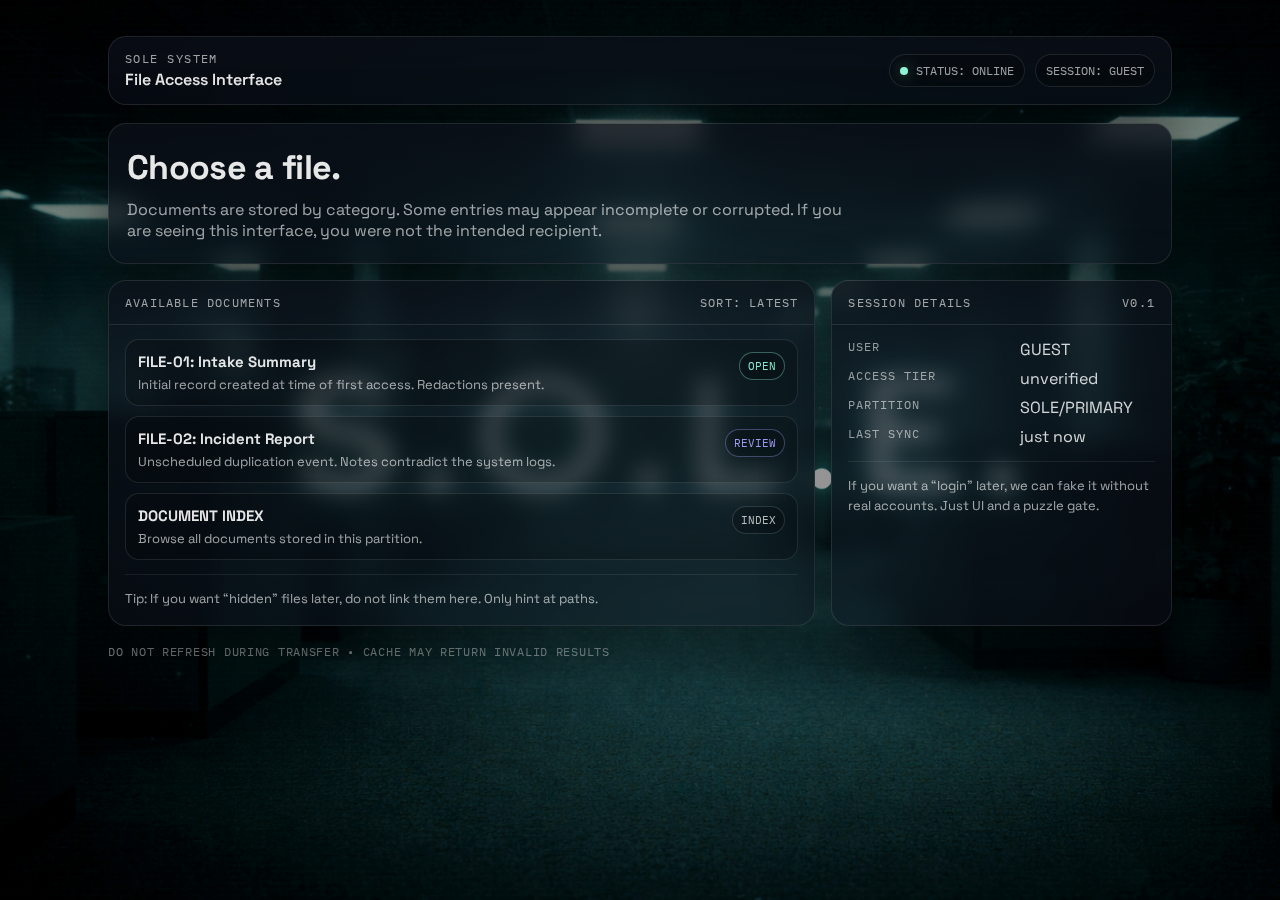
<file: index.html>
<!doctype html>
<html lang="en">
<head>
  <meta charset="utf-8" />
  <meta name="viewport" content="width=device-width,initial-scale=1" />
  <title>SOLE File Access</title>

  <link rel="stylesheet" href="style.css" />

  <link rel="preconnect" href="https://fonts.googleapis.com">
  <link rel="preconnect" href="https://fonts.gstatic.com" crossorigin>
  <link href="https://fonts.googleapis.com/css2?family=IBM+Plex+Mono:wght@400;600&family=Space+Grotesk:wght@400;600;700&display=swap" rel="stylesheet">
</head>
<body>
  <div class="bg" id="bg"></div>

  <div class="wrap">
    <div class="topbar">
      <div class="brand">
        <div class="title">SOLE SYSTEM</div>
        <div class="sub">File Access Interface</div>
      </div>

      <div class="status">
        <div class="pill">
          <span class="dot"></span>
          <span>STATUS: ONLINE</span>
        </div>
        <div class="pill">
          <span>SESSION: GUEST</span>
        </div>
      </div>
    </div>

    <div class="hero">
      <h1>Choose a file.</h1>
      <p>
        Documents are stored by category. Some entries may appear incomplete or corrupted.
        If you are seeing this interface, you were not the intended recipient.
      </p>

      <!-- if you're reading this: /docs/ -->
      <!-- robots.txt is sometimes honest -->
    </div>

    <div class="grid">
      <div class="panel">
        <div class="hd">
          <div class="label">Available Documents</div>
          <div class="label">Sort: latest</div>
        </div>

        <div class="bd">
          <div class="list">
            <a class="item" href="docs/file-01.html">
              <div class="meta">
                <div class="name">FILE-01: Intake Summary</div>
                <div class="desc">Initial record created at time of first access. Redactions present.</div>
              </div>
              <span class="tag green">OPEN</span>
            </a>

            <a class="item" href="docs/file-02.html">
              <div class="meta">
                <div class="name">FILE-02: Incident Report</div>
                <div class="desc">Unscheduled duplication event. Notes contradict the system logs.</div>
              </div>
              <span class="tag purple">REVIEW</span>
            </a>

            <a class="item" href="docs/">
              <div class="meta">
                <div class="name">DOCUMENT INDEX</div>
                <div class="desc">Browse all documents stored in this partition.</div>
              </div>
              <span class="tag">INDEX</span>
            </a>
          </div>

          <div class="hr"></div>

          <div class="small">
            Tip: If you want “hidden” files later, do not link them here. Only hint at paths.
          </div>
        </div>
      </div>

      <div class="panel">
        <div class="hd">
          <div class="label">Session Details</div>
          <div class="label">v0.1</div>
        </div>

        <div class="bd">
          <dl class="kv">
            <dt>User</dt><dd>GUEST</dd>
            <dt>Access Tier</dt><dd>unverified</dd>
            <dt>Partition</dt><dd>SOLE/PRIMARY</dd>
            <dt>Last Sync</dt><dd>just now</dd>
          </dl>

          <div class="hr"></div>

          <div class="small">
            If you want a “login” later, we can fake it without real accounts. Just UI and a puzzle gate.
          </div>

          <!-- /archive/ -->
        </div>
      </div>
    </div>

    <div class="footer">
      DO NOT REFRESH DURING TRANSFER • CACHE MAY RETURN INVALID RESULTS
    </div>
  </div>

  <script>
    // Background fallback: try site asset first, then fallback to GitHub "raw" if Pages is being weird.
    (function () {
      const bg = document.getElementById("bg");
      const primary = "assets/bg.jpg";

      // Replace OWNER/REPO below if your repo name differs.
      const rawFallback = "https://raw.githubusercontent.com/shadomama/shadomama.github.io/main/assets/bg.jpg";

      const img = new Image();
      img.onload = () => bg.style.backgroundImage = `url("${primary}")`;
      img.onerror = () => bg.style.backgroundImage = `url("${rawFallback}")`;
      img.src = primary + "?v=" + Date.now(); // cache-bust
    })();
  </script>
</body>
</html>
</file>
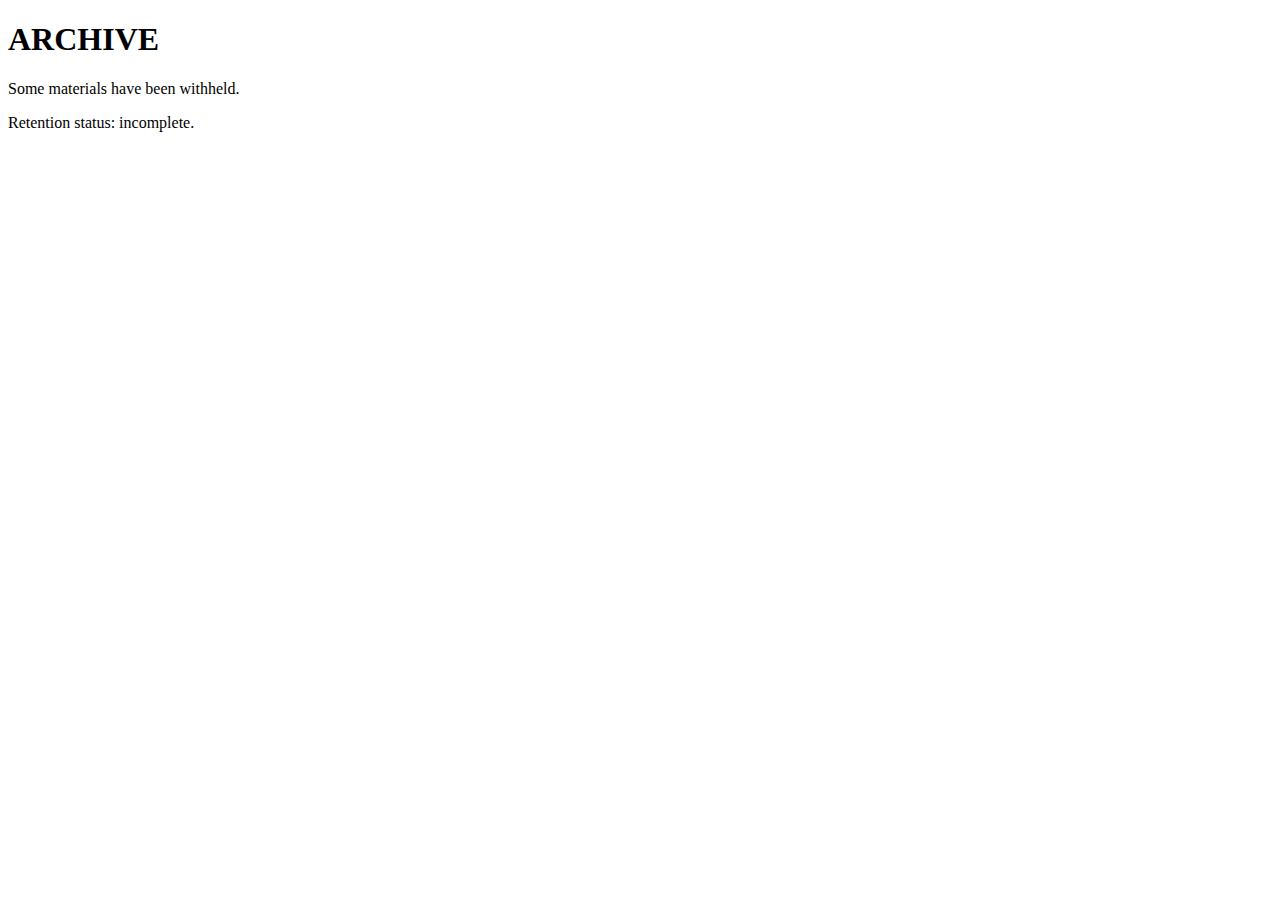
<file: archive/index.html>
<!doctype html>
<html>
<head>
  <meta charset="utf-8">
  <title>Archive</title>
</head>
<body>
  <h1>ARCHIVE</h1>

  <p>Some materials have been withheld.</p>
  <p>Retention status: incomplete.</p>

  <!-- log-01.txt -->
  <!-- 2009-11-03 -->
</body>
</html>
</file>
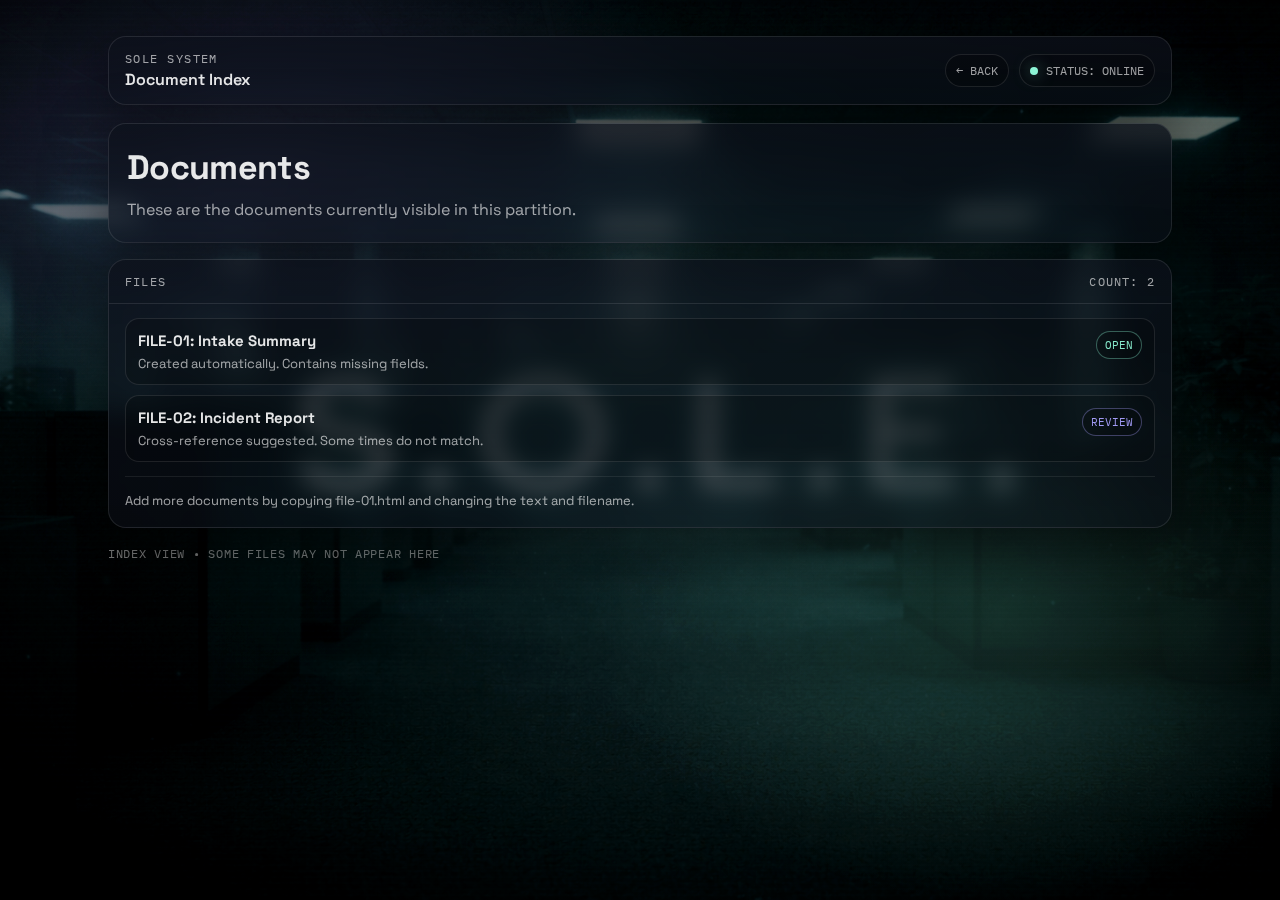
<file: docs/index.html>
<!doctype html>
<html lang="en">
<head>
  <meta charset="utf-8" />
  <meta name="viewport" content="width=device-width,initial-scale=1" />
  <title>SOLE Documents</title>
  <link rel="stylesheet" href="../style.css" />

  <link rel="preconnect" href="https://fonts.googleapis.com">
  <link rel="preconnect" href="https://fonts.gstatic.com" crossorigin>
  <link href="https://fonts.googleapis.com/css2?family=IBM+Plex+Mono:wght@400;600&family=Space+Grotesk:wght@400;600;700&display=swap" rel="stylesheet">
</head>
<body>
  <div class="bg"></div>

  <div class="wrap">
    <div class="topbar">
      <div class="brand">
        <div class="title">SOLE SYSTEM</div>
        <div class="sub">Document Index</div>
      </div>

      <div class="status">
        <a class="pill" href="../index.html">← BACK</a>
        <div class="pill"><span class="dot"></span><span>STATUS: ONLINE</span></div>
      </div>
    </div>

    <div class="hero">
      <h1>Documents</h1>
      <p>These are the documents currently visible in this partition.</p>
    </div>

    <div class="panel" style="margin-top:16px;">
      <div class="hd">
        <div class="label">Files</div>
        <div class="label">Count: 2</div>
      </div>
      <div class="bd">
        <div class="list">
          <a class="item" href="file-01.html">
            <div class="meta">
              <div class="name">FILE-01: Intake Summary</div>
              <div class="desc">Created automatically. Contains missing fields.</div>
            </div>
            <span class="tag green">OPEN</span>
          </a>

          <a class="item" href="file-02.html">
            <div class="meta">
              <div class="name">FILE-02: Incident Report</div>
              <div class="desc">Cross-reference suggested. Some times do not match.</div>
            </div>
            <span class="tag purple">REVIEW</span>
          </a>
        </div>

        <div class="hr"></div>

        <div class="small">
          Add more documents by copying file-01.html and changing the text and filename.
        </div>
      </div>
    </div>

    <div class="footer">
      INDEX VIEW • SOME FILES MAY NOT APPEAR HERE
    </div>
  </div>
</body>
</html>
</file>
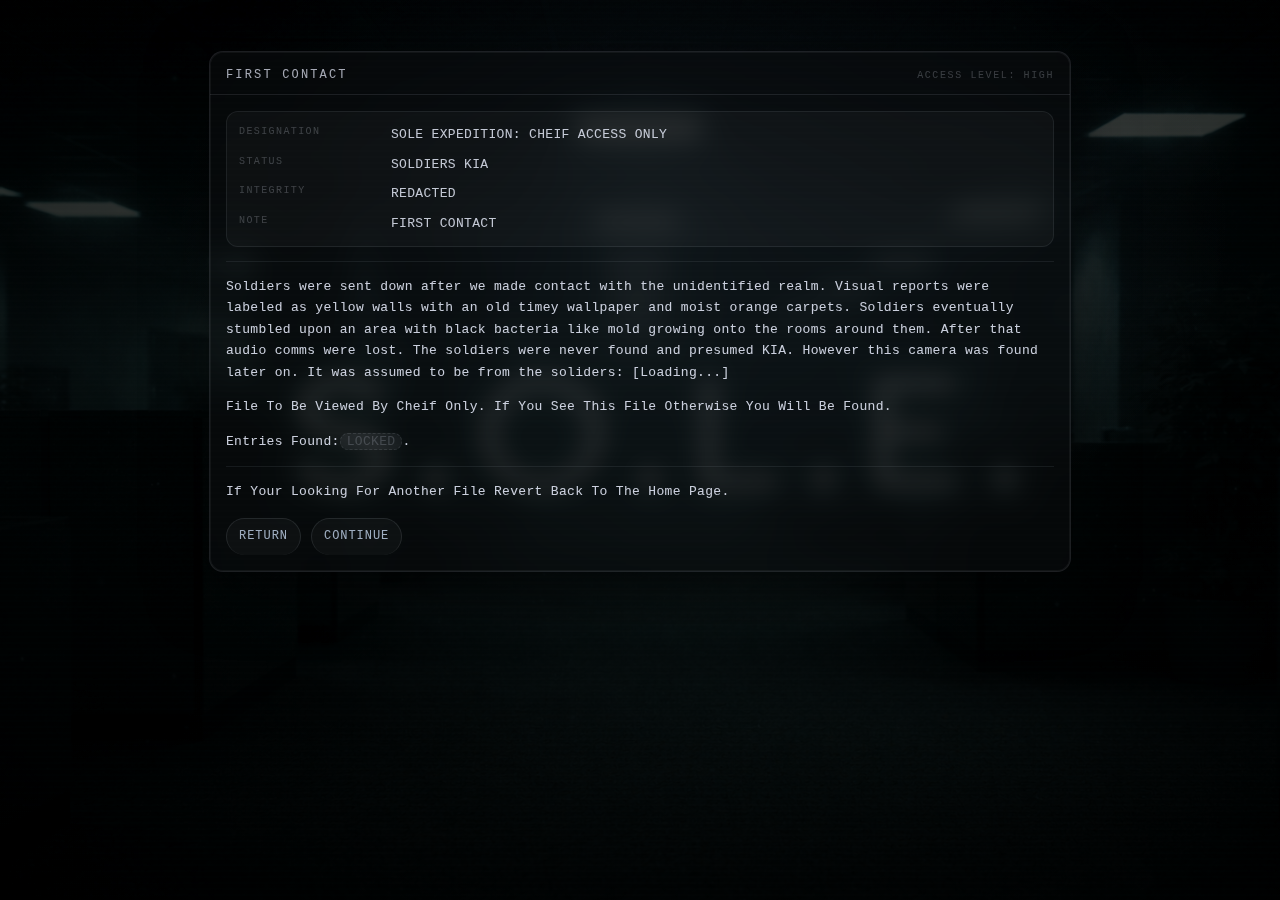
<file: docs/file-01.html>
<!doctype html>
<html lang="en">
<head>
  <meta charset="utf-8" />
  <meta name="viewport" content="width=device-width, initial-scale=1" />
  <title>file-01</title>

  <style>
    :root{
      --ink: rgba(235,240,255,0.86);
      --dim: rgba(235,240,255,0.22);
      --line: rgba(235,240,255,0.10);
      --panel: rgba(10,12,15,0.48);
    }

    html, body {
      margin: 0;
      padding: 0;
      width: 100%;
      height: 100%;
      overflow: hidden;
      background: #000;
      color: var(--ink);
      font-family: ui-monospace, SFMono-Regular, Menlo, Consolas, "Liberation Mono", monospace;
      letter-spacing: 0.02em;
    }

    .stage{
      position: fixed;
      inset: 0;
      width: 100vw;
      height: 100vh;
      height: 100dvh;
      background: #000;
    }

    .bgimg{
      position: absolute;
      inset: 0;
      width: 100%;
      height: 100%;
      object-fit: cover;
      object-position: center;
      transform: scale(1.01);
      filter: saturate(0.92) contrast(1.06) brightness(0.82);
    }

    @media (max-width: 768px) {
      .bgimg{
        object-fit: contain;
        transform: none;
      }
    }

    .shade{
      position: absolute;
      inset: 0;
      pointer-events: none;
      background:
        radial-gradient(900px 600px at 55% 25%, rgba(140,170,255,0.06), transparent 60%),
        linear-gradient(180deg, rgba(0,0,0,0.55), rgba(0,0,0,0.80));
    }

    .scanlines{
      position: absolute;
      inset: 0;
      pointer-events: none;
      background: repeating-linear-gradient(
        to bottom,
        rgba(255,255,255,0.04),
        rgba(255,255,255,0.04) 1px,
        rgba(0,0,0,0) 3px,
        rgba(0,0,0,0) 6px
      );
      opacity: 0.22;
      mix-blend-mode: overlay;
    }

    /* Document panel */
    .wrap{
      position: relative;
      height: 100%;
      width: 100%;
      overflow: auto;
      padding: clamp(16px, 4vw, 52px);
      box-sizing: border-box;
    }

    .panel{
      max-width: 860px;
      margin: 0 auto;
      border: 1px solid var(--line);
      border-radius: 14px;
      background: var(--panel);
      backdrop-filter: blur(12px);
      box-shadow:
        0 0 0 1px rgba(255,255,255,0.05) inset,
        0 18px 60px rgba(0,0,0,0.55);
      overflow: hidden;
    }

    header{
      padding: 16px 16px 12px;
      border-bottom: 1px solid var(--line);
      display: flex;
      justify-content: space-between;
      align-items: baseline;
      gap: 12px;
    }

    .title{
      text-transform: uppercase;
      letter-spacing: 0.18em;
      font-size: 12px;
      color: rgba(235,240,255,0.70);
    }

    .stamp{
      text-transform: uppercase;
      letter-spacing: 0.16em;
      font-size: 10px;
      color: var(--dim);
      white-space: nowrap;
    }

    .content{
      padding: 16px;
      line-height: 1.65;
      font-size: 13px;
    }

    .kv{
      display: grid;
      grid-template-columns: 140px 1fr;
      gap: 8px 12px;
      padding: 12px;
      border: 1px solid rgba(235,240,255,0.08);
      border-radius: 12px;
      background: rgba(255,255,255,0.03);
      margin-bottom: 14px;
    }

    .k{
      color: var(--dim);
      text-transform: uppercase;
      letter-spacing: 0.14em;
      font-size: 10px;
    }

    .v{
      color: rgba(235,240,255,0.82);
    }

    .divider{
      height: 1px;
      background: rgba(235,240,255,0.08);
      margin: 14px 0;
    }

    .redact{
      color: rgba(235,240,255,0.18);
      background: rgba(235,240,255,0.06);
      border: 1px dashed rgba(235,240,255,0.10);
      padding: 0 6px;
      border-radius: 8px;
      white-space: nowrap;
    }

    .nav{
      margin-top: 16px;
      display: flex;
      gap: 10px;
      flex-wrap: wrap;
    }

    a{
      color: rgba(180,220,255,0.74);
      text-decoration: none;
      border-bottom: 1px dotted rgba(180,220,255,0.28);
    }
    a:hover{
      color: rgba(210,235,255,0.86);
      border-bottom-color: rgba(210,235,255,0.40);
    }

    .chip{
      display: inline-block;
      padding: 8px 12px;
      border-radius: 999px;
      border: 1px solid rgba(235,240,255,0.10);
      background: rgba(255,255,255,0.03);
      font-size: 12px;
      letter-spacing: 0.08em;
      text-transform: uppercase;
      color: rgba(210,230,255,0.74);
      border-bottom: none;
    }
    .chip:hover{
      border-color: rgba(210,230,255,0.22);
      background: rgba(255,255,255,0.05);
    }
  </style>
</head>

<body>
  <div class="stage">
    <img class="bgimg" src="../assets/bg.jpg?v=2" alt="" />
    <div class="shade"></div>

    <div class="wrap">
      <article class="panel" aria-label="Document file-01">
        <header>
          <div class="title">First Contact</div>
          <div class="stamp">Access Level: High</div>
        </header>

        <div class="content">
          <div class="kv">
            <div class="k">designation</div><div class="v">SOLE EXPEDITION: CHEIF ACCESS ONLY</div>
            <div class="k">status</div><div class="v">SOLDIERS KIA</div>
            <div class="k">integrity</div><div class="v">REDACTED</div>
            <div class="k">note</div><div class="v">FIRST CONTACT  </div>
          </div>

          <div class="divider"></div>

          <p>
            Soldiers were sent down after we made contact with the unidentified realm.
            Visual reports were labeled as yellow walls with an old timey wallpaper and moist orange carpets.
            Soldiers eventually stumbled upon an area with black bacteria like mold growing onto the rooms around them.
            After that audio comms were lost. The soldiers were never found and presumed KIA.
            However this camera was found later on. It was assumed to be from the soliders: [Loading...]
          </p>

          <p>
            File To Be Viewed By Cheif Only.
            If You See This File Otherwise You Will Be Found.
          </p>

          <p>
            Entries Found:<span class="redact">LOCKED</span>.
          </p>

          <div class="divider"></div>

          <p>
            If Your Looking For Another File Revert Back To The Home Page.
          </p>

          <div class="nav">
            <a class="chip" href="../index.html">return</a>
            <a class="chip" href="../robots.txt">continue</a>
          </div>
        </div>
      </article>
    </div>

    <div class="scanlines"></div>
  </div>
</body>
</html>
</file>
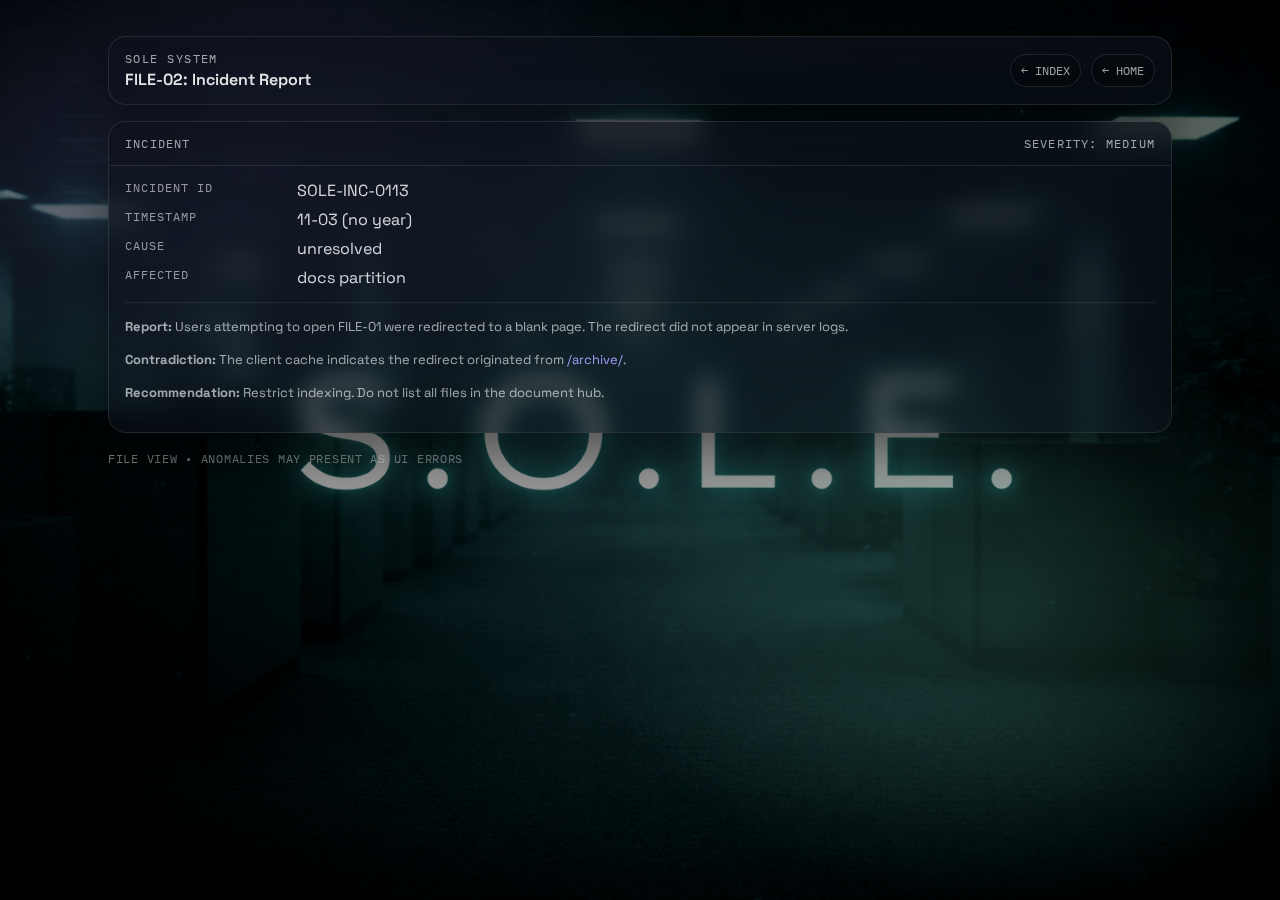
<file: docs/file-02.html>
<!doctype html>
<html lang="en">
<head>
  <meta charset="utf-8" />
  <meta name="viewport" content="width=device-width,initial-scale=1" />
  <title>FILE-02 • Incident Report</title>
  <link rel="stylesheet" href="../style.css" />

  <link rel="preconnect" href="https://fonts.googleapis.com">
  <link rel="preconnect" href="https://fonts.gstatic.com" crossorigin>
  <link href="https://fonts.googleapis.com/css2?family=IBM+Plex+Mono:wght@400;600&family=Space+Grotesk:wght@400;600;700&display=swap" rel="stylesheet">
</head>
<body>
  <div class="bg"></div>

  <div class="wrap">
    <div class="topbar">
      <div class="brand">
        <div class="title">SOLE SYSTEM</div>
        <div class="sub">FILE-02: Incident Report</div>
      </div>

      <div class="status">
        <a class="pill" href="index.html">← INDEX</a>
        <a class="pill" href="../index.html">← HOME</a>
      </div>
    </div>

    <div class="panel" style="margin-top:16px;">
      <div class="hd">
        <div class="label">Incident</div>
        <div class="label">Severity: medium</div>
      </div>

      <div class="bd">
        <dl class="kv">
          <dt>Incident ID</dt><dd>SOLE-INC-0113</dd>
          <dt>Timestamp</dt><dd>11-03 (no year)</dd>
          <dt>Cause</dt><dd>unresolved</dd>
          <dt>Affected</dt><dd>docs partition</dd>
        </dl>

        <div class="hr"></div>

        <div class="small">
          <p><strong>Report:</strong> Users attempting to open FILE-01 were redirected to a blank page. The redirect did not appear in server logs.</p>
          <p><strong>Contradiction:</strong> The client cache indicates the redirect originated from <span style="color:rgba(169,161,255,0.95);">/archive/</span>.</p>
          <p><strong>Recommendation:</strong> Restrict indexing. Do not list all files in the document hub.</p>
        </div>

        <!-- robots.txt -->
      </div>
    </div>

    <div class="footer">
      FILE VIEW • ANOMALIES MAY PRESENT AS UI ERRORS
    </div>
  </div>
</body>
</html>
</file>
<file: style.css>
:root{
  --bg: #07090f;
  --panel: rgba(12, 16, 26, 0.72);
  --panel2: rgba(12, 16, 26, 0.50);
  --line: rgba(255,255,255,0.10);
  --text: rgba(255,255,255,0.90);
  --muted: rgba(255,255,255,0.62);
  --accent: #8df5d6;
  --accent2: #a9a1ff;
  --danger: #ff6b88;
  --shadow: 0 18px 60px rgba(0,0,0,0.55);
  --radius: 18px;
}

*{ box-sizing:border-box; }

html, body{
  margin:0;
  padding:0;
  min-height:100%;
  background: var(--bg);
  color: var(--text);
  font-family: "Space Grotesk", system-ui, -apple-system, Segoe UI, Roboto, Arial, sans-serif;
}

a{ color: inherit; text-decoration: none; }
a:hover{ text-decoration: none; }

.bg{
  position: fixed;
  inset: 0;
  background:
    radial-gradient(900px 500px at 20% 18%, rgba(169,161,255,0.22), transparent 55%),
    radial-gradient(700px 500px at 78% 68%, rgba(141,245,214,0.18), transparent 58%),
    linear-gradient(180deg, rgba(0,0,0,0.15), rgba(0,0,0,0.55)),
    url("assets/bg.jpg");
  background-size: cover;
  background-position: center;
  filter: saturate(1.1) contrast(1.05);
  opacity: 0.95;
}

.bg::after{
  content:"";
  position:absolute;
  inset:0;
  background:
    repeating-linear-gradient(
      to bottom,
      rgba(255,255,255,0.03),
      rgba(255,255,255,0.03) 1px,
      rgba(0,0,0,0) 3px,
      rgba(0,0,0,0) 6px
    );
  mix-blend-mode: overlay;
  opacity: 0.35;
  pointer-events:none;
}

.wrap{
  position: relative;
  max-width: 1100px;
  margin: 0 auto;
  padding: 36px 18px 64px;
}

.topbar{
  display:flex;
  align-items:center;
  justify-content: space-between;
  gap: 14px;
  padding: 14px 16px;
  border: 1px solid var(--line);
  border-radius: var(--radius);
  background: linear-gradient(180deg, var(--panel), var(--panel2));
  box-shadow: var(--shadow);
  backdrop-filter: blur(12px);
}

.brand{
  display:flex;
  flex-direction: column;
  gap: 3px;
}

.brand .title{
  font-family: "IBM Plex Mono", ui-monospace, SFMono-Regular, Menlo, Monaco, Consolas, monospace;
  letter-spacing: 0.12em;
  text-transform: uppercase;
  font-size: 12px;
  color: var(--muted);
}

.brand .sub{
  font-size: 16px;
  font-weight: 600;
}

.status{
  display:flex;
  align-items:center;
  gap: 10px;
  font-family: "IBM Plex Mono", ui-monospace, SFMono-Regular, Menlo, Monaco, Consolas, monospace;
  font-size: 12px;
  color: var(--muted);
}

.pill{
  display:inline-flex;
  align-items:center;
  gap:8px;
  padding: 8px 10px;
  border: 1px solid var(--line);
  border-radius: 999px;
  background: rgba(0,0,0,0.22);
}

.dot{
  width: 8px;
  height: 8px;
  border-radius: 999px;
  background: var(--accent);
  box-shadow: 0 0 16px rgba(141,245,214,0.55);
}

.hero{
  margin-top: 18px;
  padding: 22px 18px;
  border: 1px solid var(--line);
  border-radius: var(--radius);
  background: linear-gradient(180deg, rgba(12,16,26,0.72), rgba(12,16,26,0.52));
  box-shadow: var(--shadow);
  backdrop-filter: blur(12px);
}

.hero h1{
  margin: 0 0 10px;
  font-size: 34px;
  letter-spacing: -0.02em;
}

.hero p{
  margin: 0;
  color: var(--muted);
  max-width: 72ch;
}

.grid{
  margin-top: 16px;
  display:grid;
  grid-template-columns: 1.35fr 0.65fr;
  gap: 16px;
}

@media (max-width: 900px){
  .grid{ grid-template-columns: 1fr; }
}

.panel{
  border: 1px solid var(--line);
  border-radius: var(--radius);
  background: linear-gradient(180deg, rgba(12,16,26,0.72), rgba(12,16,26,0.50));
  box-shadow: var(--shadow);
  backdrop-filter: blur(12px);
  overflow:hidden;
}

.panel .hd{
  padding: 14px 16px;
  border-bottom: 1px solid var(--line);
  display:flex;
  align-items:center;
  justify-content: space-between;
  gap: 10px;
}

.panel .hd .label{
  font-family: "IBM Plex Mono", ui-monospace, SFMono-Regular, Menlo, Monaco, Consolas, monospace;
  font-size: 12px;
  letter-spacing: 0.10em;
  text-transform: uppercase;
  color: var(--muted);
}

.panel .bd{
  padding: 14px 16px 16px;
}

.list{
  display:flex;
  flex-direction: column;
  gap: 10px;
}

.item{
  display:flex;
  align-items:flex-start;
  justify-content: space-between;
  gap: 12px;
  padding: 12px 12px;
  border: 1px solid rgba(255,255,255,0.10);
  border-radius: 14px;
  background: rgba(0,0,0,0.20);
  transition: transform 120ms ease, border-color 120ms ease, background 120ms ease;
}

.item:hover{
  transform: translateY(-1px);
  border-color: rgba(141,245,214,0.35);
  background: rgba(0,0,0,0.28);
}

.item .meta{
  display:flex;
  flex-direction: column;
  gap: 5px;
  min-width: 0;
}

.item .name{
  font-weight: 650;
  font-size: 15px;
  white-space: nowrap;
  overflow:hidden;
  text-overflow: ellipsis;
}

.item .desc{
  font-size: 13px;
  color: var(--muted);
}

.tag{
  flex: none;
  font-family: "IBM Plex Mono", ui-monospace, SFMono-Regular, Menlo, Monaco, Consolas, monospace;
  font-size: 11px;
  padding: 6px 8px;
  border-radius: 999px;
  border: 1px solid rgba(255,255,255,0.14);
  color: rgba(255,255,255,0.72);
  background: rgba(0,0,0,0.18);
}

.tag.green{ border-color: rgba(141,245,214,0.35); color: rgba(141,245,214,0.95); }
.tag.purple{ border-color: rgba(169,161,255,0.35); color: rgba(169,161,255,0.95); }
.tag.red{ border-color: rgba(255,107,136,0.35); color: rgba(255,107,136,0.95); }

.small{
  font-size: 13px;
  color: var(--muted);
  line-height: 1.55;
}

.kv{
  display:grid;
  grid-template-columns: 160px 1fr;
  gap: 8px 12px;
  margin: 0;
}

.kv dt{
  font-family: "IBM Plex Mono", ui-monospace, SFMono-Regular, Menlo, Monaco, Consolas, monospace;
  font-size: 12px;
  letter-spacing: 0.08em;
  text-transform: uppercase;
  color: rgba(255,255,255,0.56);
}

.kv dd{
  margin: 0;
  color: rgba(255,255,255,0.82);
}

.footer{
  margin-top: 18px;
  color: rgba(255,255,255,0.48);
  font-family: "IBM Plex Mono", ui-monospace, SFMono-Regular, Menlo, Monaco, Consolas, monospace;
  font-size: 12px;
  letter-spacing: 0.06em;
}

.hr{
  height: 1px;
  background: rgba(255,255,255,0.08);
  margin: 14px 0;
}
</file>
